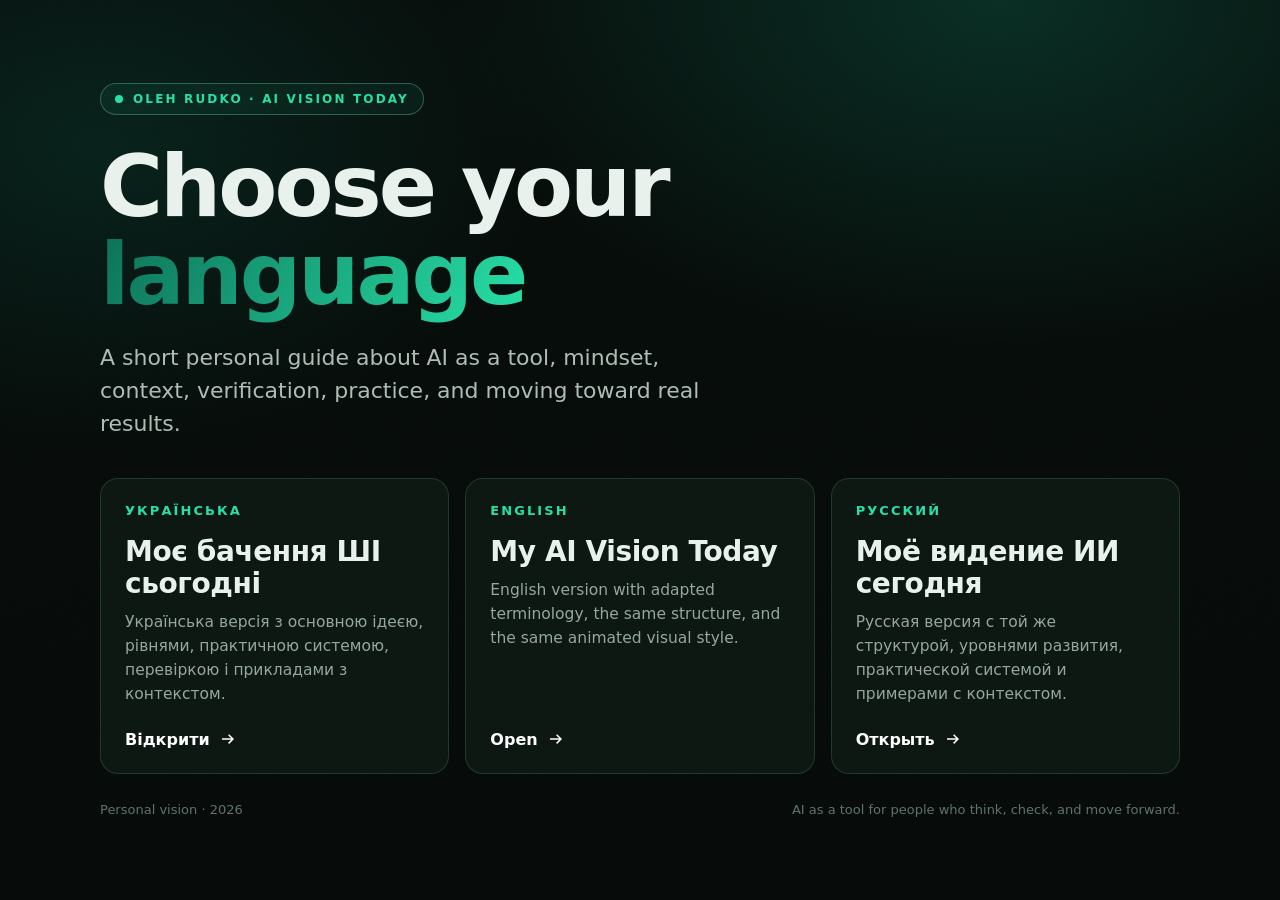
<file: index.html>
<!DOCTYPE html>
<html lang="en">
<head>
<meta charset="UTF-8">
<meta name="viewport" content="width=device-width, initial-scale=1">
<title>AI Vision Today — Oleh Rudko</title>
<link rel="icon" href="data:image/svg+xml,%3Csvg xmlns='http://www.w3.org/2000/svg' viewBox='0 0 32 32'%3E%3Crect width='32' height='32' rx='8' fill='%23070d0b'/%3E%3Ccircle cx='16' cy='16' r='7' fill='none' stroke='%2327e0a6' stroke-width='2.5'/%3E%3Ccircle cx='16' cy='16' r='2.5' fill='%2327e0a6'/%3E%3C/svg%3E">
<meta name="description" content="Personal guide by Oleh Rudko about using AI as a tool: mindset, context, verification, practice, and moving toward real results. Available in Ukrainian, English, and Russian.">
<meta name="author" content="Oleh Rudko">
<meta name="theme-color" content="#070d0b">
<link rel="canonical" href="https://oleh-rudko.github.io/ai-vision/">
<link rel="alternate" hreflang="uk" href="https://oleh-rudko.github.io/ai-vision/ai-ua.html">
<link rel="alternate" hreflang="en" href="https://oleh-rudko.github.io/ai-vision/ai-en.html">
<link rel="alternate" hreflang="ru" href="https://oleh-rudko.github.io/ai-vision/ai-ru.html">
<link rel="alternate" hreflang="x-default" href="https://oleh-rudko.github.io/ai-vision/">
<meta property="og:type" content="website">
<meta property="og:site_name" content="AI Vision Today">
<meta property="og:title" content="AI Vision Today — Oleh Rudko">
<meta property="og:description" content="Personal guide by Oleh Rudko about using AI as a tool: mindset, context, verification, practice, and moving toward real results.">
<meta property="og:url" content="https://oleh-rudko.github.io/ai-vision/">
<meta property="og:locale" content="en_US">
<meta property="og:locale:alternate" content="uk_UA">
<meta property="og:locale:alternate" content="ru_RU">
<meta property="og:image" content="https://oleh-rudko.github.io/ai-vision/og-en.png">
<meta property="og:image:width" content="1200">
<meta property="og:image:height" content="630">
<meta property="og:image:alt" content="AI Vision Today — a personal guide by Oleh Rudko">
<meta name="twitter:card" content="summary_large_image">
<meta name="twitter:title" content="AI Vision Today — Oleh Rudko">
<meta name="twitter:description" content="Personal guide by Oleh Rudko about using AI as a tool: mindset, context, verification, practice, and moving toward real results.">
<meta name="twitter:image" content="https://oleh-rudko.github.io/ai-vision/og-en.png">
<style>
:root{
  --bg:#070d0b;
  --surface:#0e1a15;
  --border:rgba(120,205,172,.18);
  --border-strong:rgba(120,215,178,.34);
  --text:#e8f1ec;
  --muted:#94a69d;
  --faint:#5f7269;
  --em:#27e0a6;
  --em-deep:#0c6f57;
  --glow:rgba(39,224,166,.35);
  --grad:linear-gradient(120deg,#0c6f57 0%,#27e0a6 100%);
}
*{box-sizing:border-box;margin:0;padding:0}
body{
  min-height:100vh;
  font-family:Inter,ui-sans-serif,system-ui,-apple-system,BlinkMacSystemFont,"Segoe UI",sans-serif;
  background:
    radial-gradient(900px 560px at 78% 0%,rgba(18,180,135,.20),transparent 62%),
    radial-gradient(760px 520px at 8% 16%,rgba(12,111,87,.22),transparent 58%),
    linear-gradient(180deg,#070d0b 0%,#060b09 100%);
  color:var(--text);
  display:grid;
  place-items:center;
  padding:28px;
  overflow-x:hidden;
}
body::before{
  content:"";
  position:fixed;
  inset:0;
  pointer-events:none;
  opacity:.035;
  mix-blend-mode:overlay;
  background-image:url("data:image/svg+xml,%3Csvg xmlns='http://www.w3.org/2000/svg' width='160' height='160'%3E%3Cfilter id='n'%3E%3CfeTurbulence type='fractalNoise' baseFrequency='0.85' numOctaves='2'/%3E%3C/filter%3E%3Crect width='100%25' height='100%25' filter='url(%23n)'/%3E%3C/svg%3E");
}
.wrap{
  width:min(1080px,100%);
}
.eyebrow{
  display:inline-flex;
  align-items:center;
  gap:10px;
  color:var(--em);
  border:1px solid var(--border-strong);
  border-radius:999px;
  background:rgba(39,224,166,.06);
  padding:8px 14px;
  font-size:12px;
  font-weight:750;
  letter-spacing:.18em;
  text-transform:uppercase;
  margin-bottom:28px;
}
.dot{
  width:8px;
  height:8px;
  border-radius:50%;
  background:var(--em);
  box-shadow:0 0 0 0 var(--glow);
  animation:pulse 2.4s infinite;
}
@keyframes pulse{
  0%{box-shadow:0 0 0 0 rgba(39,224,166,.6)}
  70%{box-shadow:0 0 0 12px rgba(39,224,166,0)}
  100%{box-shadow:0 0 0 0 rgba(39,224,166,0)}
}
h1{
  font-size:clamp(42px,8vw,86px);
  line-height:1.02;
  letter-spacing:-.035em;
  max-width:11ch;
  margin-bottom:22px;
}
.grad{
  background:var(--grad);
  -webkit-background-clip:text;
  background-clip:text;
  color:transparent;
}
.lead{
  max-width:650px;
  color:#aebcb4;
  font-size:clamp(18px,2.4vw,22px);
  line-height:1.5;
  margin-bottom:38px;
}
.cards{
  display:grid;
  grid-template-columns:repeat(3,minmax(0,1fr));
  gap:16px;
}
.card{
  min-height:210px;
  display:flex;
  flex-direction:column;
  justify-content:space-between;
  padding:24px;
  background:rgba(14,26,21,.82);
  border:1px solid var(--border);
  border-radius:18px;
  text-decoration:none;
  color:inherit;
  transition:transform .35s ease,border-color .35s ease,box-shadow .35s ease,background .35s ease;
}
.card:hover{
  transform:translateY(-5px);
  border-color:var(--border-strong);
  background:rgba(17,33,27,.9);
  box-shadow:0 22px 54px rgba(0,0,0,.36),0 0 24px rgba(39,224,166,.10);
}
.lang{
  color:var(--em);
  font-weight:800;
  font-size:13px;
  letter-spacing:.16em;
  text-transform:uppercase;
}
.card h2{
  font-size:clamp(22px,2.4vw,28px);
  line-height:1.15;
  margin:18px 0 10px;
  letter-spacing:-.015em;
}
.card p{
  color:var(--muted);
  line-height:1.55;
  font-size:15.5px;
}
.go{
  display:inline-flex;
  align-items:center;
  gap:9px;
  color:#fff;
  font-weight:750;
  margin-top:24px;
}
.go::after{
  content:"";
  width:18px;
  height:18px;
  background:currentColor;
  mask:url("data:image/svg+xml,%3Csvg xmlns='http://www.w3.org/2000/svg' viewBox='0 0 24 24'%3E%3Cpath fill='black' d='M13.5 5.5 20 12l-6.5 6.5-1.4-1.4 4.1-4.1H4v-2h12.2l-4.1-4.1z'/%3E%3C/svg%3E") center/contain no-repeat;
  transition:transform .25s ease;
}
.card:hover .go::after{transform:translateX(4px)}
.footer{
  display:flex;
  justify-content:space-between;
  gap:18px;
  color:var(--faint);
  font-size:13px;
  margin-top:28px;
}
@media(max-width:940px){
  .cards{grid-template-columns:repeat(2,minmax(0,1fr))}
}
@media(max-width:640px){
  body{padding:22px}
  .cards{grid-template-columns:1fr}
  .card{min-height:auto}
  .footer{flex-direction:column}
}
@media(prefers-reduced-motion:reduce){
  *{animation-duration:.001ms!important;transition-duration:.001ms!important}
}
</style>
</head>
<body>
<main class="wrap">
  <div class="eyebrow"><span class="dot"></span>Oleh Rudko · AI Vision Today</div>
  <h1>Choose your <span class="grad">language</span></h1>
  <p class="lead">A short personal guide about AI as a tool, mindset, context, verification, practice, and moving toward real results.</p>

  <section class="cards" aria-label="Language selection">
    <a class="card" href="ai-ua.html" hreflang="uk" lang="uk">
      <div>
        <div class="lang">Українська</div>
        <h2>Моє бачення ШІ сьогодні</h2>
        <p>Українська версія з основною ідеєю, рівнями, практичною системою, перевіркою і прикладами з контекстом.</p>
      </div>
      <span class="go">Відкрити</span>
    </a>

    <a class="card" href="ai-en.html" hreflang="en">
      <div>
        <div class="lang">English</div>
        <h2>My AI Vision Today</h2>
        <p>English version with adapted terminology, the same structure, and the same animated visual style.</p>
      </div>
      <span class="go">Open</span>
    </a>

    <a class="card" href="ai-ru.html" hreflang="ru" lang="ru">
      <div>
        <div class="lang">Русский</div>
        <h2>Моё видение ИИ сегодня</h2>
        <p>Русская версия с той же структурой, уровнями развития, практической системой и примерами с контекстом.</p>
      </div>
      <span class="go">Открыть</span>
    </a>
  </section>

  <div class="footer">
    <span>Personal vision · 2026</span>
    <span>AI as a tool for people who think, check, and move forward.</span>
  </div>
</main>
</body>
</html>
</file>
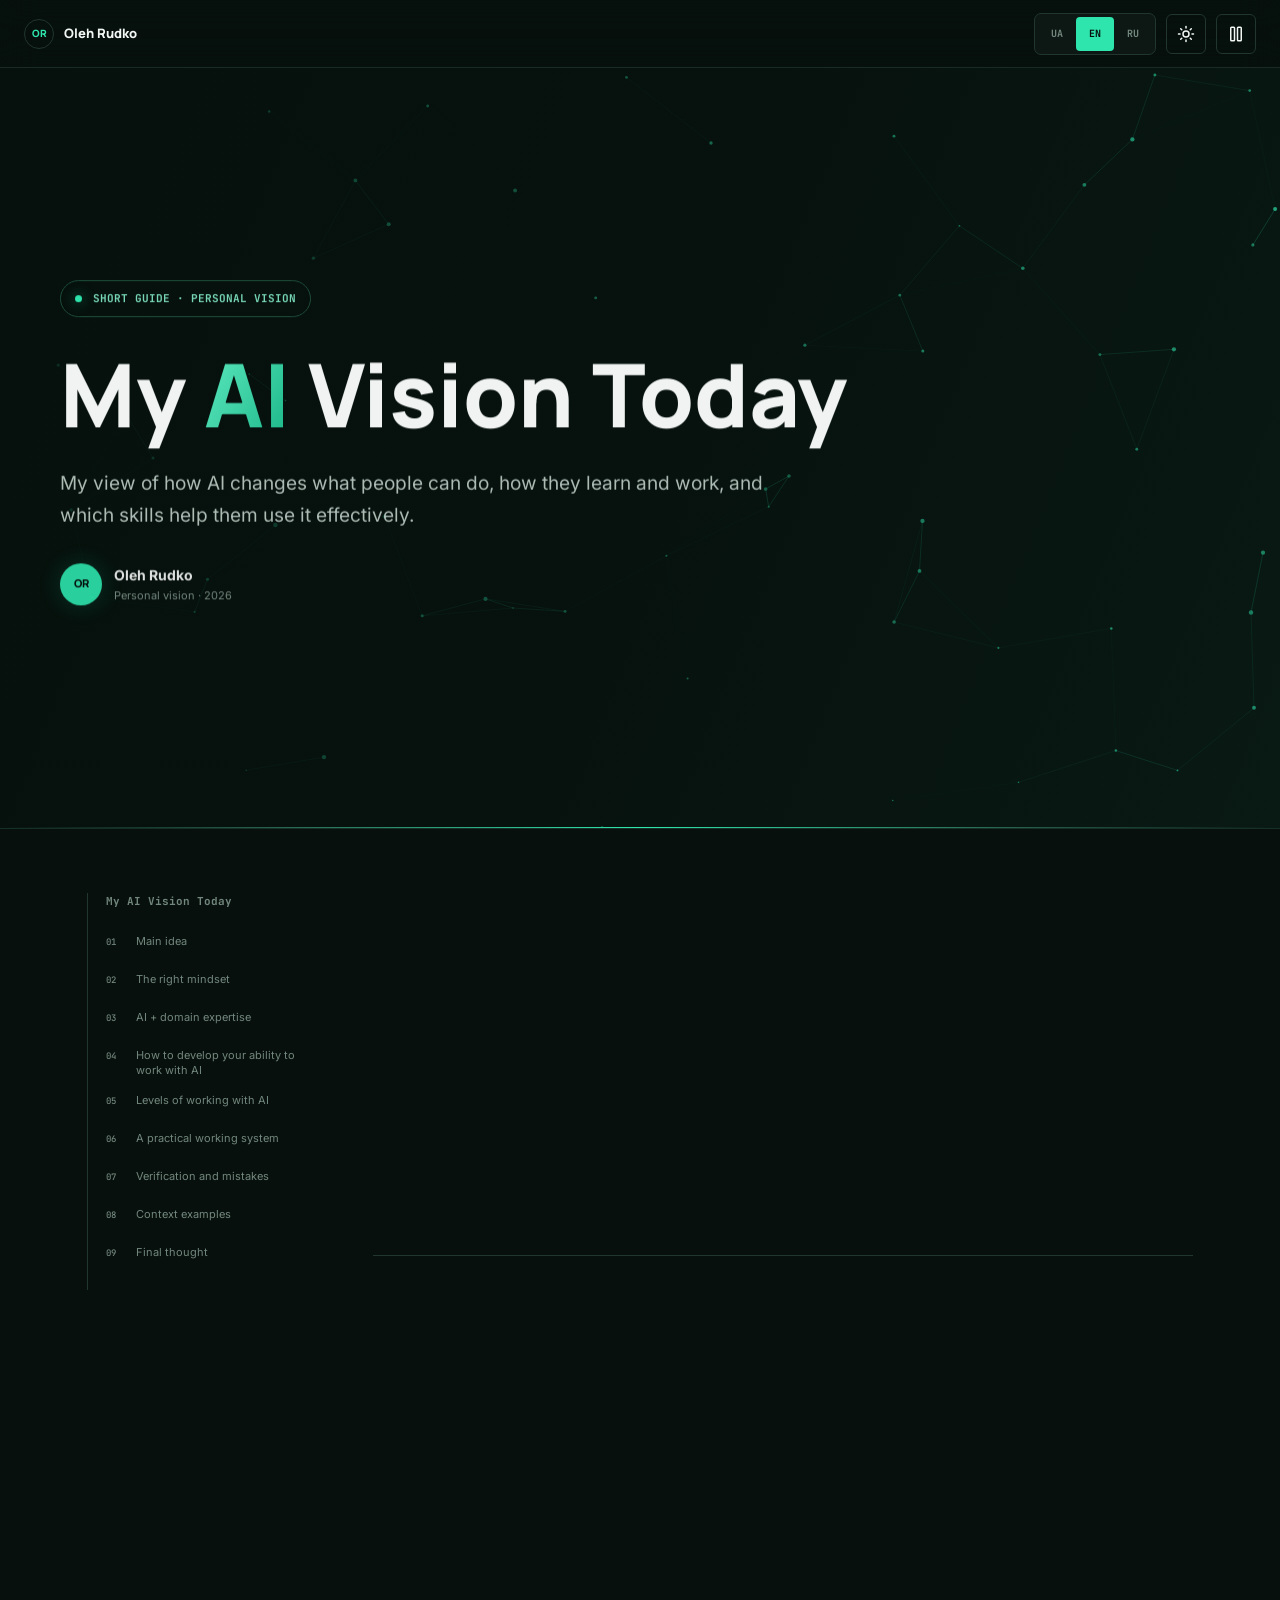
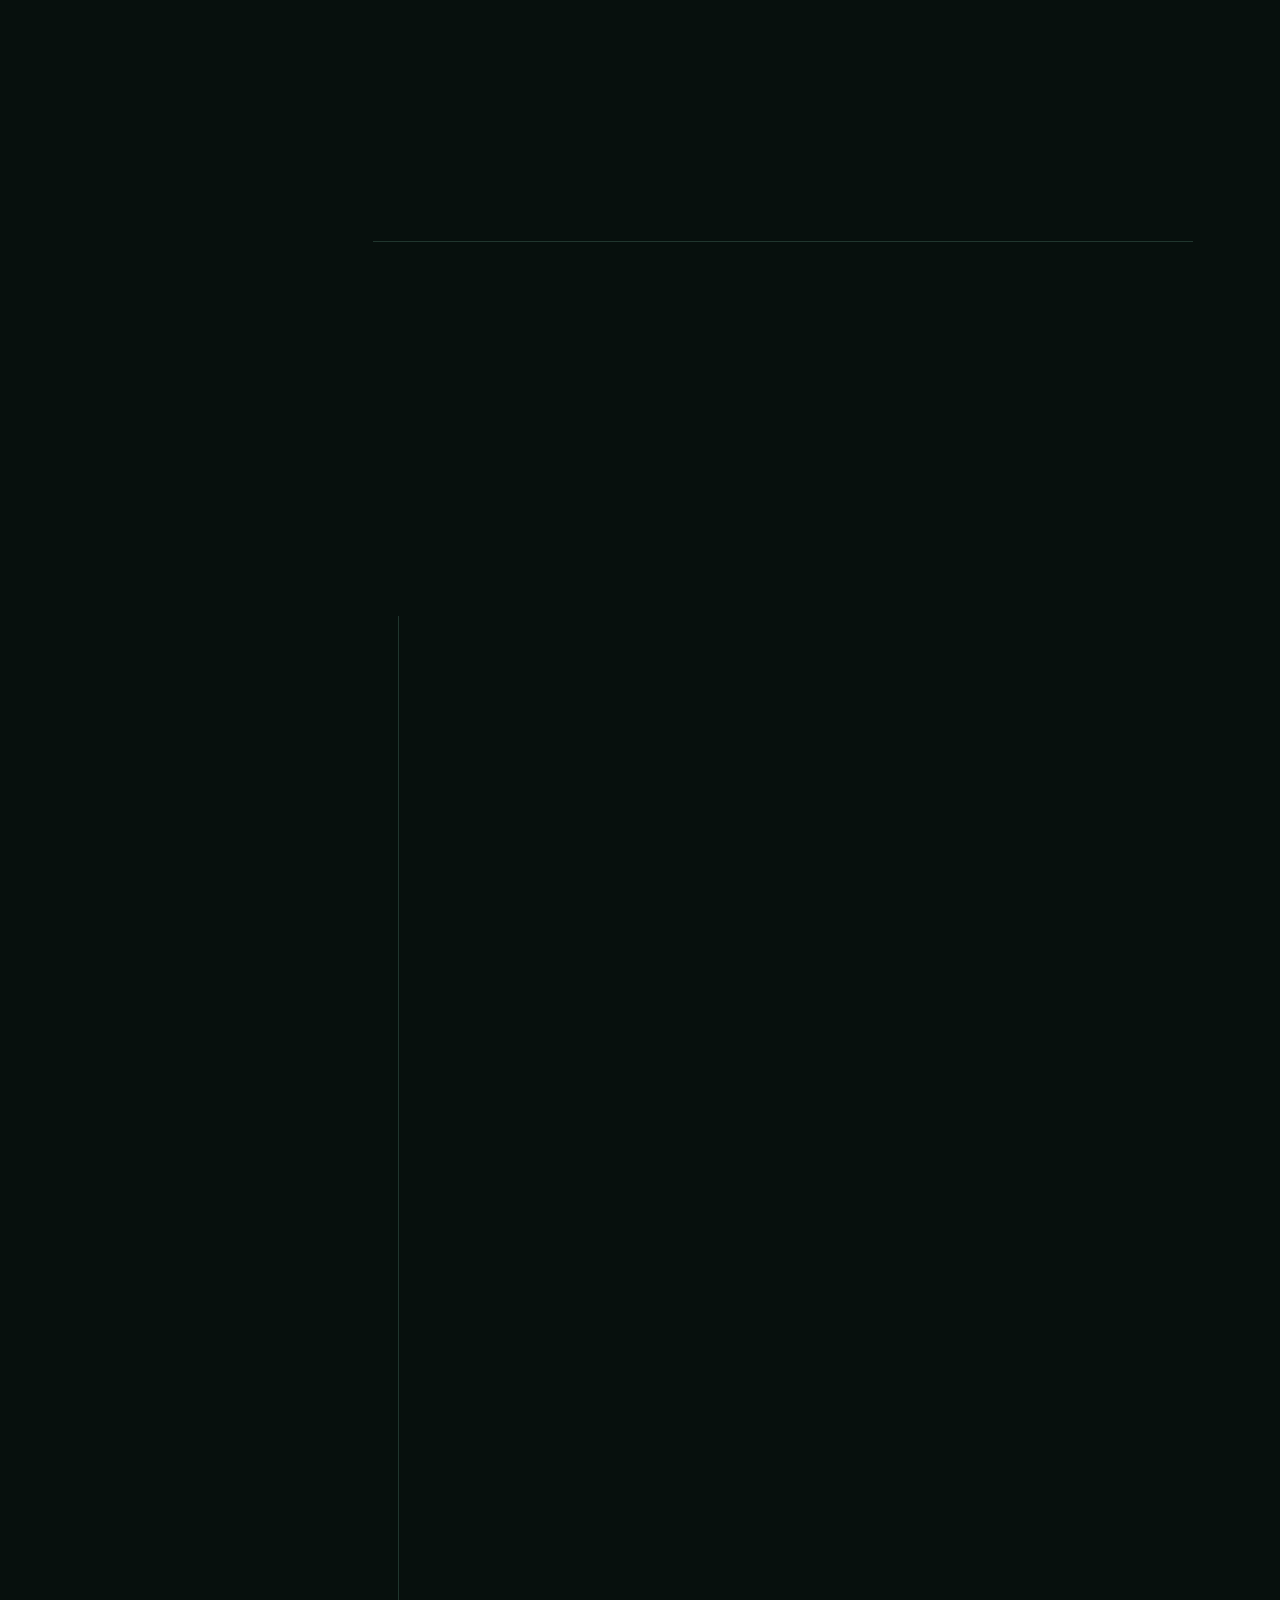
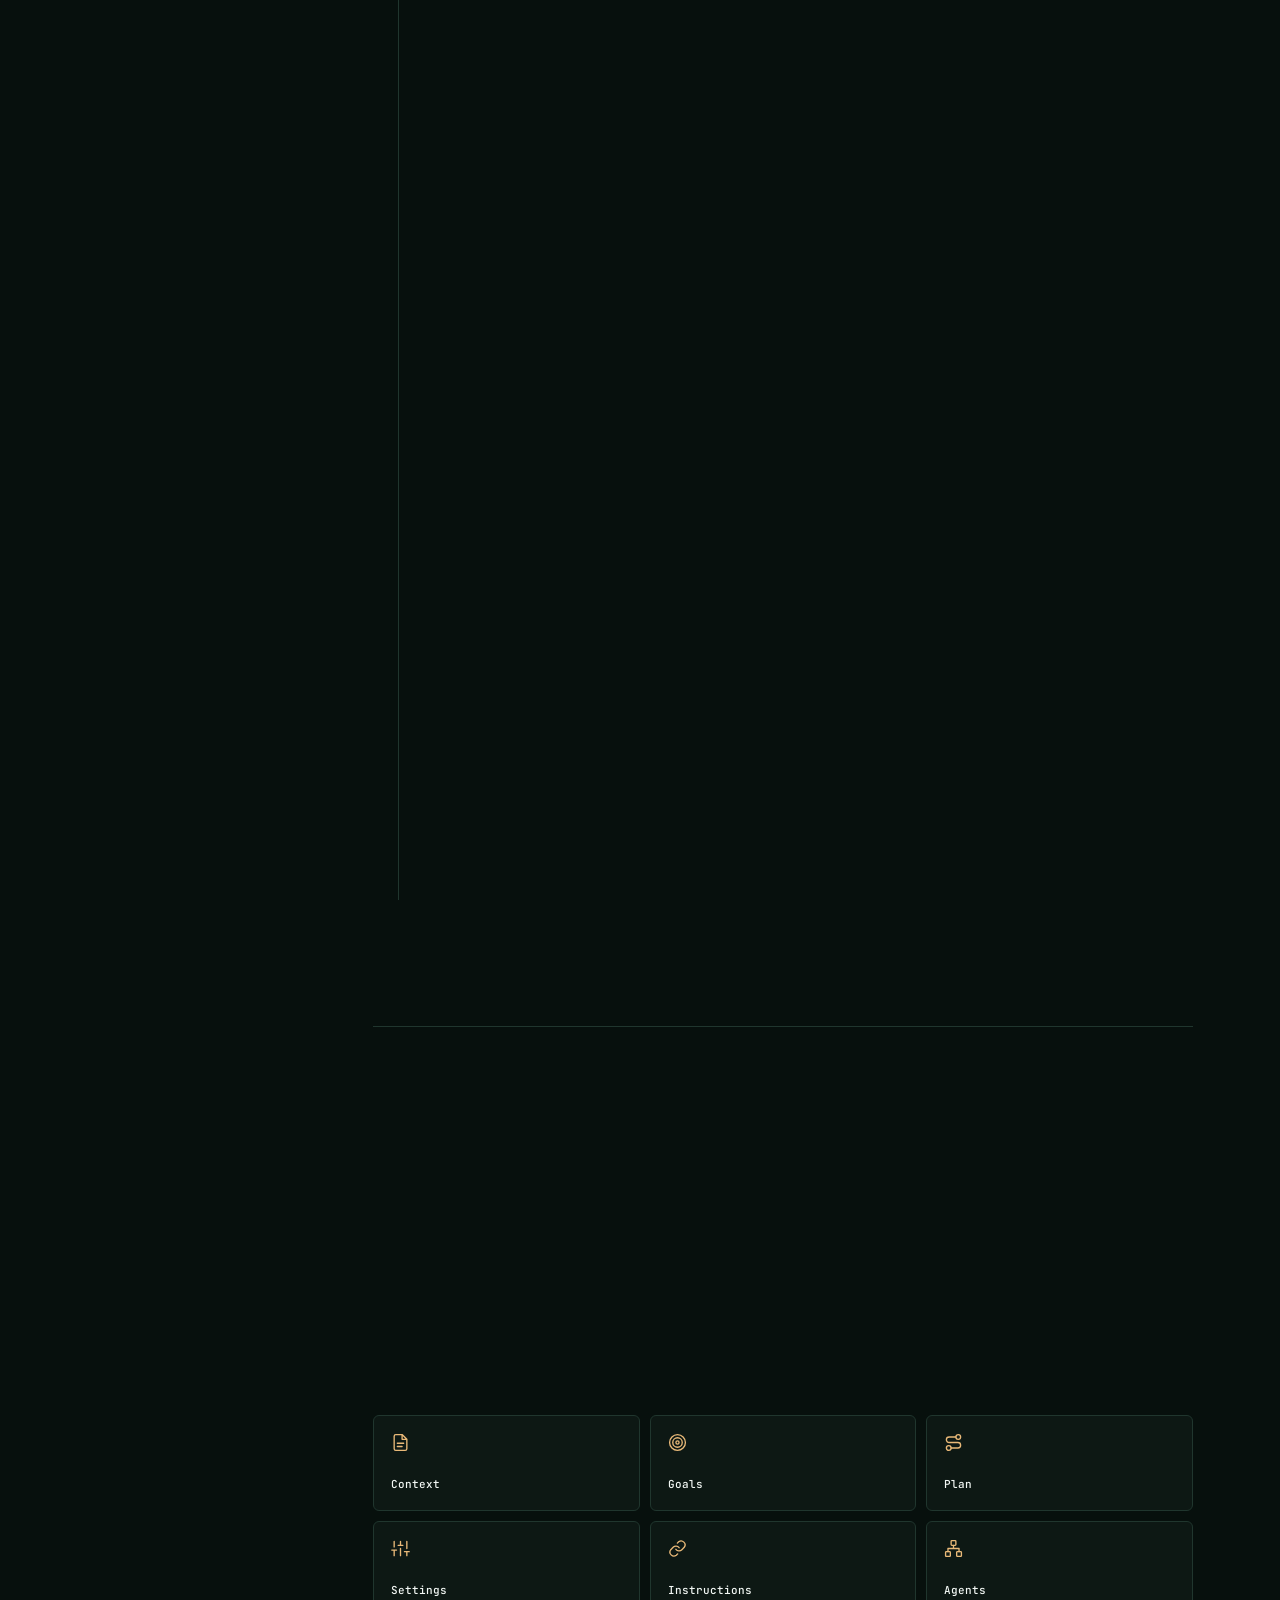
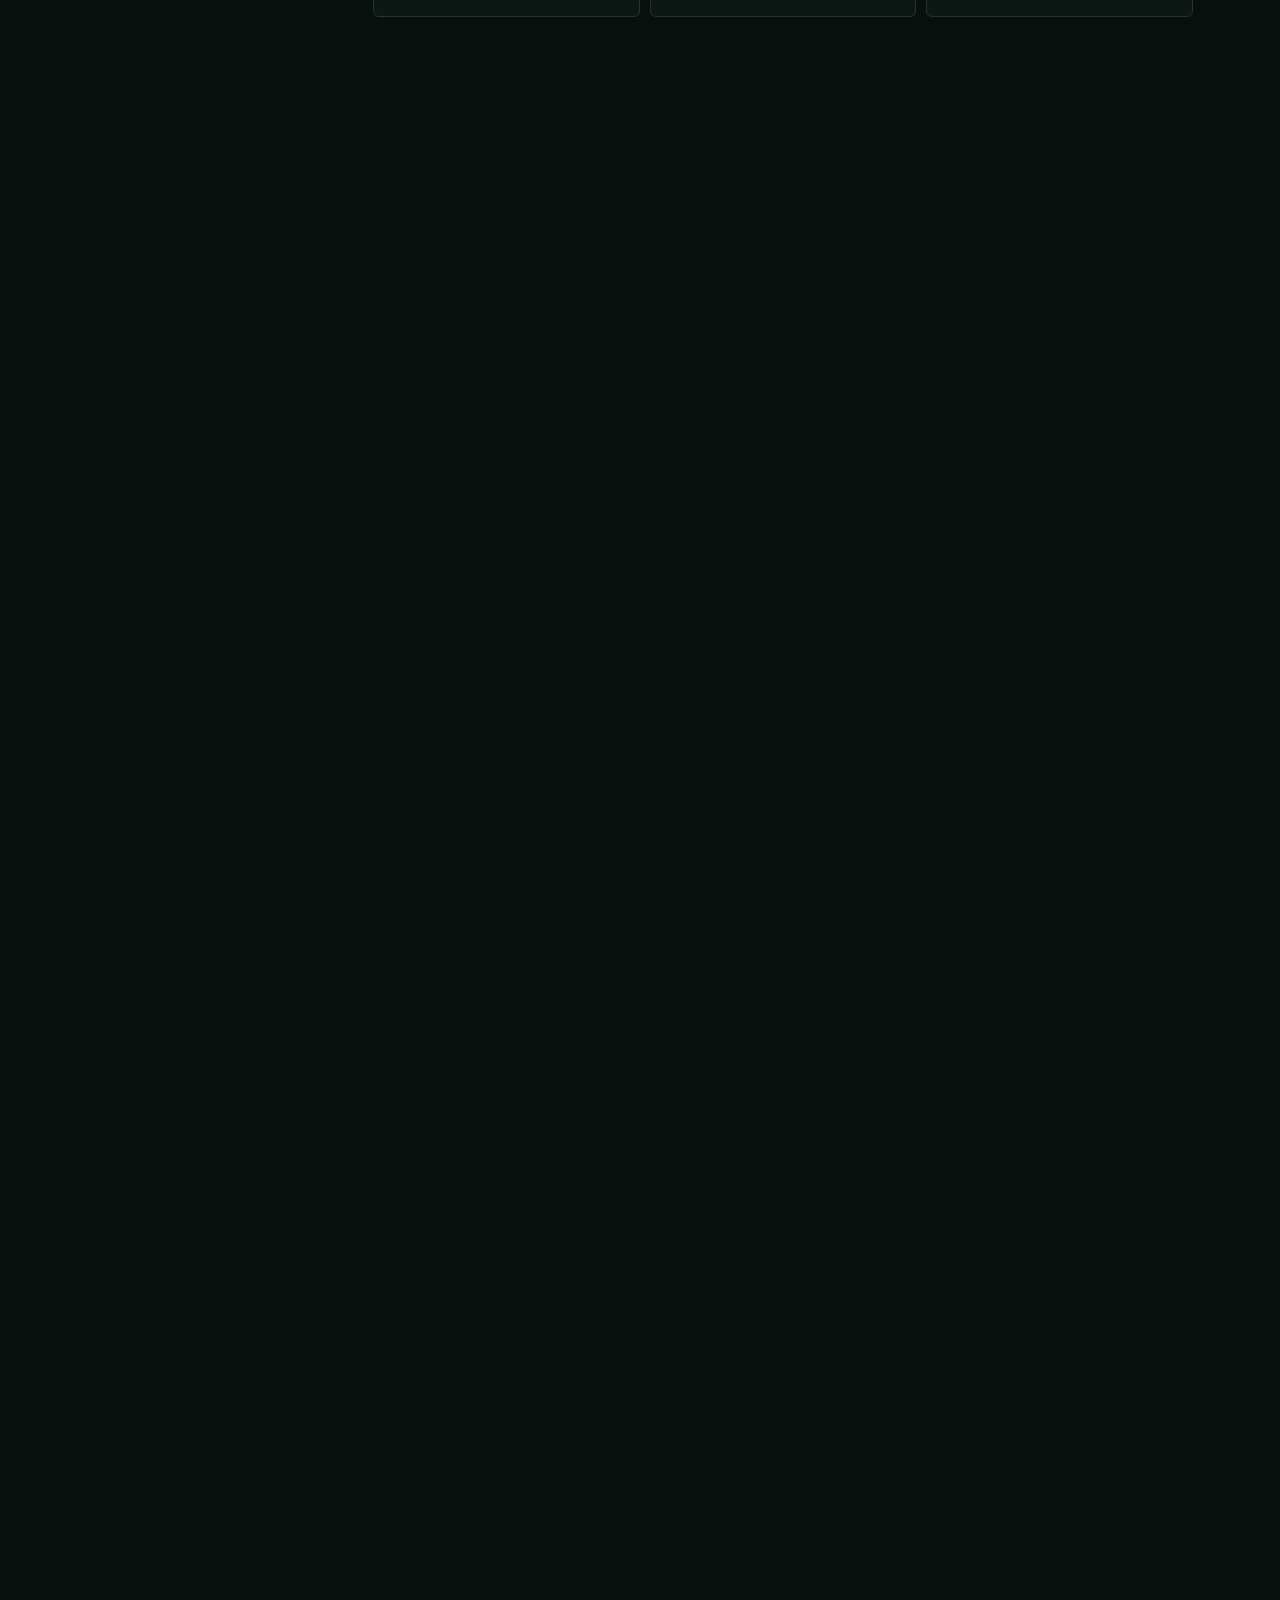
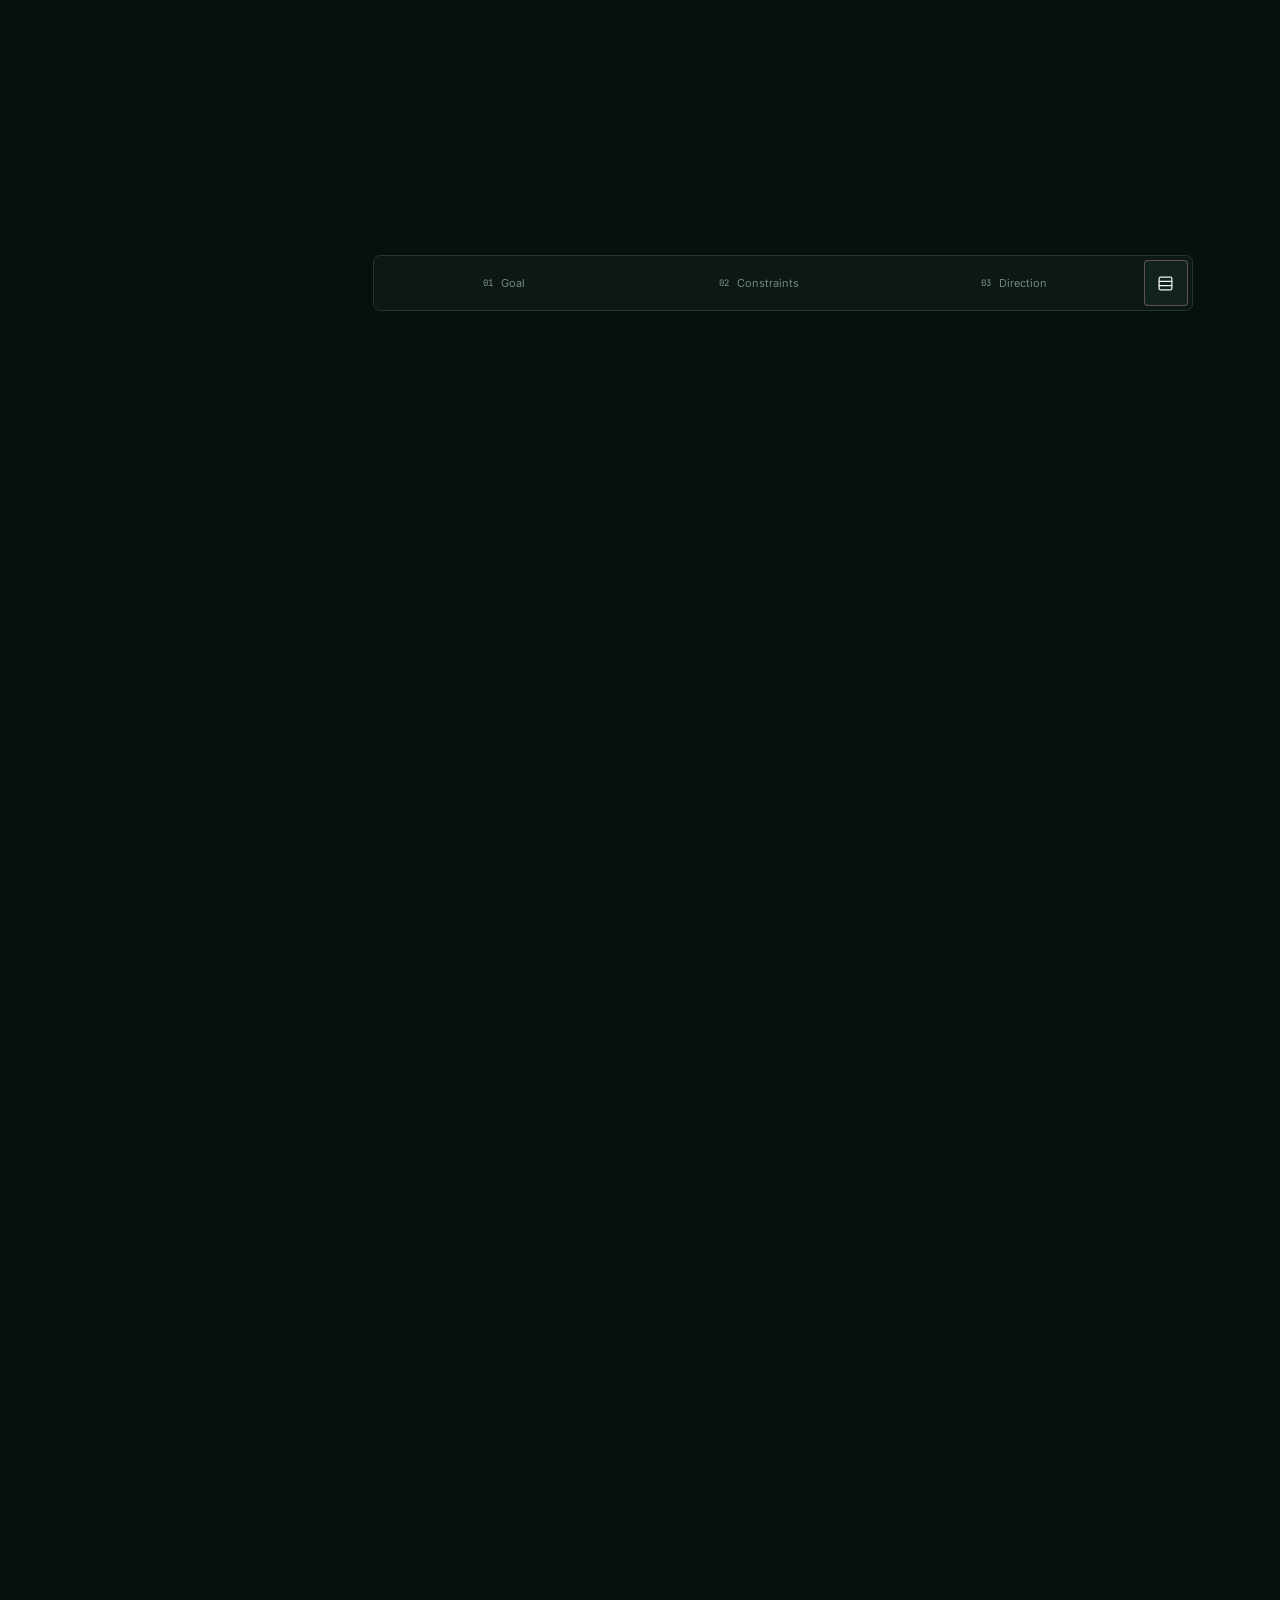
<file: au-en.html>
<!DOCTYPE html>
<html lang="en">
<head>
<meta charset="UTF-8">
<meta name="viewport" content="width=device-width, initial-scale=1">
<title>Moved — My AI Vision Today</title>
<meta http-equiv="refresh" content="0; url=ai-en.html">
<meta name="robots" content="noindex">
<link rel="canonical" href="https://oleh-rudko.github.io/ai-vision/ai-en.html">
<style>
body{margin:0;min-height:100vh;display:grid;place-items:center;padding:28px;
  font-family:Inter,ui-sans-serif,system-ui,-apple-system,"Segoe UI",sans-serif;
  background:linear-gradient(180deg,#070d0b 0%,#060b09 100%);color:#e8f1ec;text-align:center;line-height:1.6;}
a{color:#27e0a6;font-weight:600;}
p{color:#94a69d;}
</style>
</head>
<body>
<main>
  <p>This page moved to <a href="ai-en.html">ai-en.html</a>.</p>
</main>
</body>
</html>
</file>
